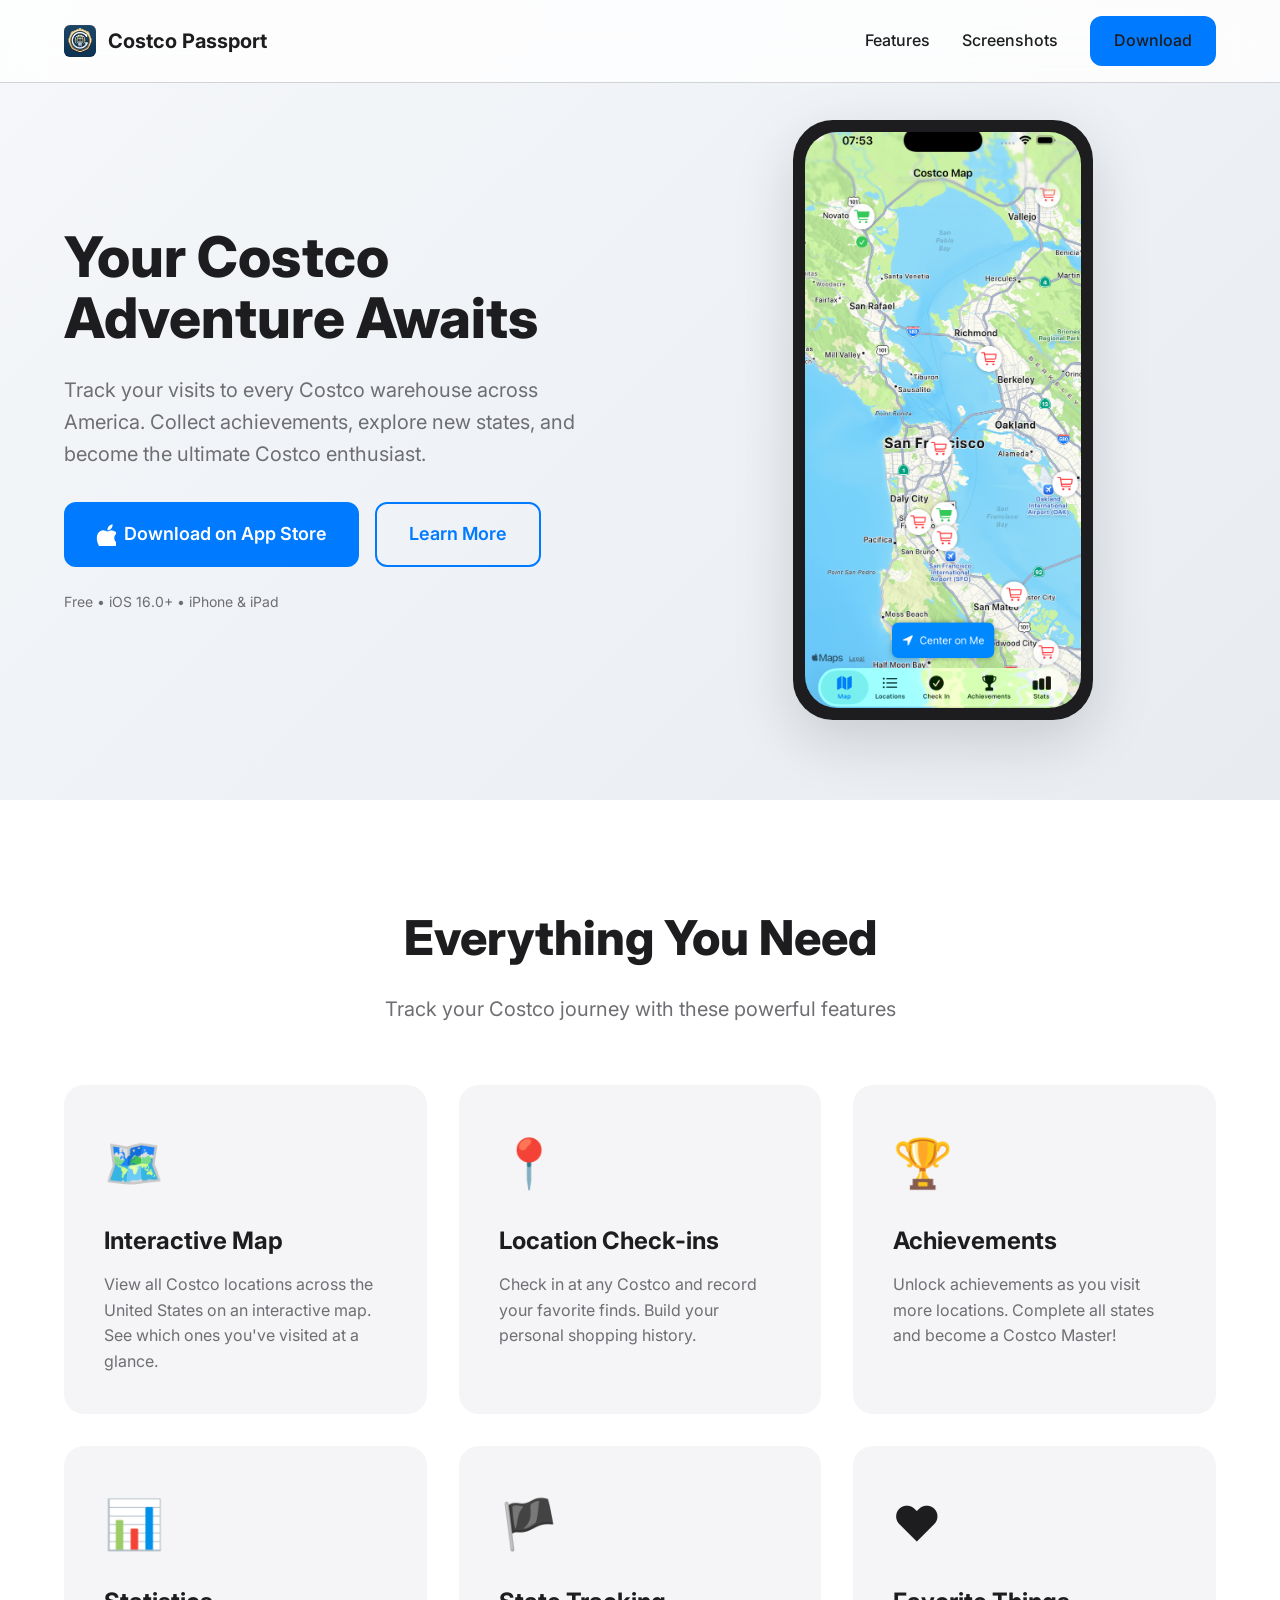
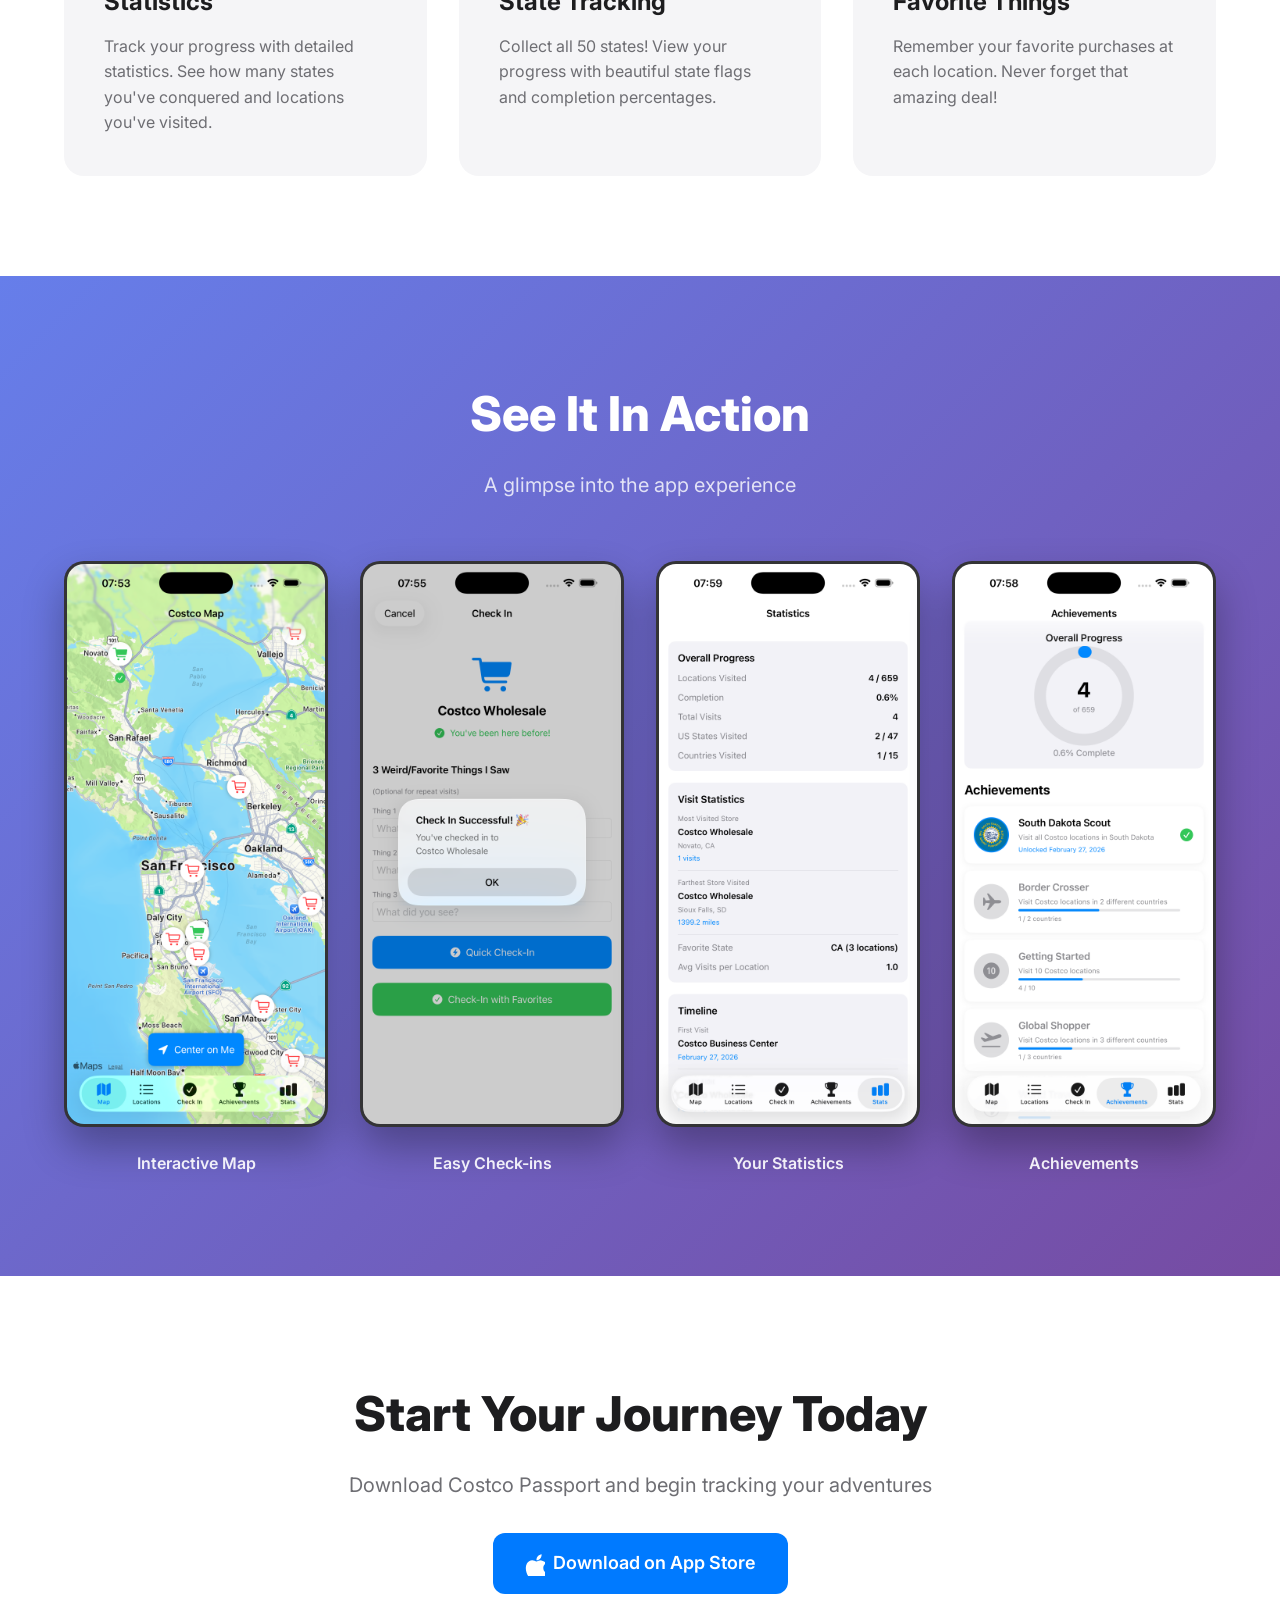
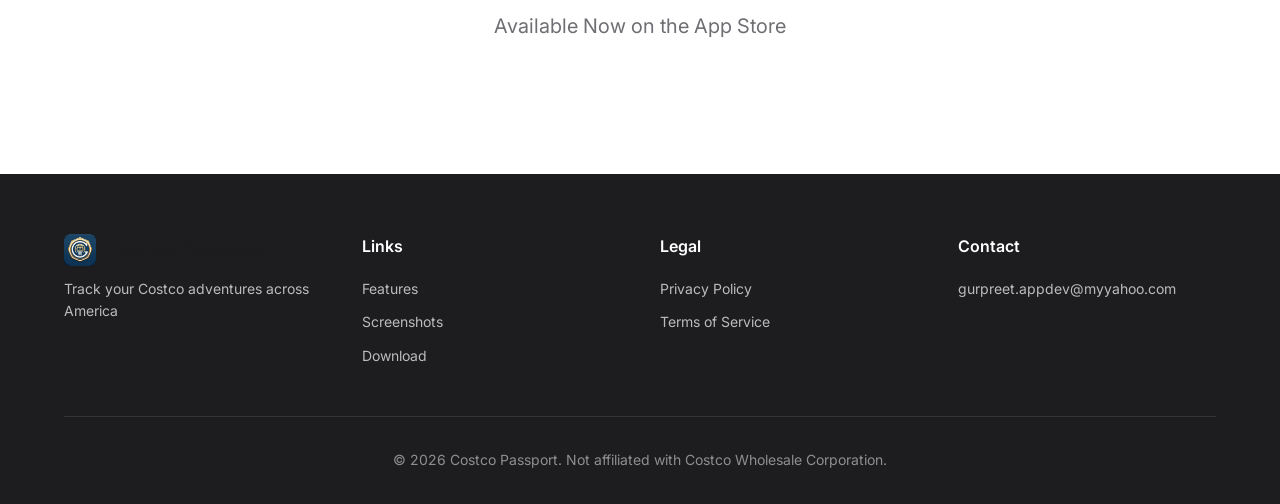
<file: index.html>
<!DOCTYPE html>
<html lang="en">

<head>
    <meta charset="UTF-8">
    <meta name="viewport" content="width=device-width, initial-scale=1.0">
    <title>Costco Passport - Track Your Costco Adventures</title>
    <meta name="description"
        content="Explore every Costco across America! Track your visits, collect achievements, and discover new locations.">
    <link rel="icon" type="image/png" href="favicon.png">
    <link rel="apple-touch-icon" href="app-icon.png">
    <link rel="stylesheet" href="styles.css">
    <link rel="preconnect" href="https://fonts.googleapis.com">
    <link rel="preconnect" href="https://fonts.gstatic.com" crossorigin>
    <link href="https://fonts.googleapis.com/css2?family=Inter:wght@400;600;700;800&display=swap" rel="stylesheet">
</head>

<body>
    <nav class="navbar">
        <div class="container">
            <div class="nav-content">
                <div class="logo">
                    <img src="app-icon.png" alt="Costco Passport" class="logo-icon">
                    <span class="logo-text">Costco Passport</span>
                </div>
                <div class="nav-links">
                    <a href="#features">Features</a>
                    <a href="#screenshots">Screenshots</a>
                    <a href="#download" class="btn-primary">Download</a>
                </div>
            </div>
        </div>
    </nav>

    <section class="hero">
        <div class="container">
            <div class="hero-content">
                <div class="hero-text">
                    <h1>Your Costco Adventure Awaits</h1>
                    <p class="hero-subtitle">Track your visits to every Costco warehouse across America. Collect
                        achievements, explore new states, and become the ultimate Costco enthusiast.</p>
                    <div class="hero-buttons">
                        <a href="https://apps.apple.com/us/app/cpassport/id6757986877" class="btn-primary btn-large">
                            <span class="apple-icon">
                                <svg width="20" height="24" viewBox="0 0 20 24" fill="currentColor">
                                    <path
                                        d="M15.3 6.4c-.9 1.1-2.4 2-3.8 1.9-0.2-1.5.5-3 1.3-4 0.9-1.1 2.5-1.9 3.8-2 0.1 1.5-0.4 3-1.3 4.1zm1.1 1.8c-2.1-0.1-3.9 1.2-4.9 1.2s-2.6-1.1-4.3-1.1c-2.2 0.1-4.2 1.3-5.3 3.3-2.3 4-0.6 9.9 1.6 13.1 1.1 1.6 2.4 3.3 4.1 3.2 1.6-0.1 2.2-1 4.2-1s2.5 1 4.2 1c1.7-0.1 2.9-1.5 4-3.1 1.3-1.8 1.8-3.6 1.8-3.7-0.1 0-3.5-1.3-3.5-5.1-0.1-3.2 2.6-4.7 2.7-4.8-1.5-2.2-3.8-2.5-4.6-2.5z" />
                                </svg>
                            </span>
                            Download on App Store
                        </a>
                        <a href="#features" class="btn-secondary btn-large">Learn More</a>
                    </div>
                    <p class="hero-note">Free • iOS 16.0+ • iPhone & iPad</p>
                </div>
                <div class="hero-image">
                    <div class="phone-mockup">
                        <div class="phone-screen">
                            <img src="screenshots/map-view.png" alt="Costco Passport Map View"
                                class="screenshot-preview">
                        </div>
                    </div>
                </div>
            </div>
        </div>
    </section>

    <section id="features" class="features">
        <div class="container">
            <h2 class="section-title">Everything You Need</h2>
            <p class="section-subtitle">Track your Costco journey with these powerful features</p>

            <div class="features-grid">
                <div class="feature-card">
                    <div class="feature-icon">🗺️</div>
                    <h3>Interactive Map</h3>
                    <p>View all Costco locations across the United States on an interactive map. See which ones you've
                        visited at a glance.</p>
                </div>

                <div class="feature-card">
                    <div class="feature-icon">📍</div>
                    <h3>Location Check-ins</h3>
                    <p>Check in at any Costco and record your favorite finds. Build your personal shopping history.</p>
                </div>

                <div class="feature-card">
                    <div class="feature-icon">🏆</div>
                    <h3>Achievements</h3>
                    <p>Unlock achievements as you visit more locations. Complete all states and become a Costco Master!
                    </p>
                </div>

                <div class="feature-card">
                    <div class="feature-icon">📊</div>
                    <h3>Statistics</h3>
                    <p>Track your progress with detailed statistics. See how many states you've conquered and locations
                        you've visited.</p>
                </div>

                <div class="feature-card">
                    <div class="feature-icon">🏴</div>
                    <h3>State Tracking</h3>
                    <p>Collect all 50 states! View your progress with beautiful state flags and completion percentages.
                    </p>
                </div>

                <div class="feature-card">
                    <div class="feature-icon">❤️</div>
                    <h3>Favorite Things</h3>
                    <p>Remember your favorite purchases at each location. Never forget that amazing deal!</p>
                </div>
            </div>
        </div>
    </section>

    <section id="screenshots" class="screenshots">
        <div class="container">
            <h2 class="section-title">See It In Action</h2>
            <p class="section-subtitle">A glimpse into the app experience</p>

            <div class="screenshots-grid">
                <div class="screenshot-item">
                    <img src="screenshots/map-view.png" alt="Map View" class="screenshot-img">
                    <p class="screenshot-caption">Interactive Map</p>
                </div>
                <div class="screenshot-item">
                    <img src="screenshots/check-in.png" alt="Check-in View" class="screenshot-img">
                    <p class="screenshot-caption">Easy Check-ins</p>
                </div>
                <div class="screenshot-item">
                    <img src="screenshots/statistics.png" alt="Statistics" class="screenshot-img">
                    <p class="screenshot-caption">Your Statistics</p>
                </div>
                <div class="screenshot-item">
                    <img src="screenshots/achievements.png" alt="Achievements" class="screenshot-img">
                    <p class="screenshot-caption">Achievements</p>
                </div>
            </div>
        </div>
    </section>

    <section id="download" class="download">
        <div class="container">
            <div class="download-content">
                <h2>Start Your Journey Today</h2>
                <p>Download Costco Passport and begin tracking your adventures</p>
                <a href="https://apps.apple.com/us/app/cpassport/id6757986877" class="btn-primary btn-large">
                    <span class="apple-icon">
                        <svg width="20" height="24" viewBox="0 0 20 24" fill="currentColor">
                            <path
                                d="M15.3 6.4c-.9 1.1-2.4 2-3.8 1.9-0.2-1.5.5-3 1.3-4 0.9-1.1 2.5-1.9 3.8-2 0.1 1.5-0.4 3-1.3 4.1zm1.1 1.8c-2.1-0.1-3.9 1.2-4.9 1.2s-2.6-1.1-4.3-1.1c-2.2 0.1-4.2 1.3-5.3 3.3-2.3 4-0.6 9.9 1.6 13.1 1.1 1.6 2.4 3.3 4.1 3.2 1.6-0.1 2.2-1 4.2-1s2.5 1 4.2 1c1.7-0.1 2.9-1.5 4-3.1 1.3-1.8 1.8-3.6 1.8-3.7-0.1 0-3.5-1.3-3.5-5.1-0.1-3.2 2.6-4.7 2.7-4.8-1.5-2.2-3.8-2.5-4.6-2.5z" />
                        </svg>
                    </span>
                    Download on App Store
                </a>
                <p class="download-note">Available Now on the App Store</p>
            </div>
        </div>
    </section>

    <footer class="footer">
        <div class="container">
            <div class="footer-content">
                <div class="footer-section">
                    <div class="logo">
                        <img src="app-icon.png" alt="Costco Passport" class="logo-icon">
                        <span class="logo-text">Costco Passport</span>
                    </div>
                    <p class="footer-description">Track your Costco adventures across America</p>
                </div>
                <div class="footer-section">
                    <h4>Links</h4>
                    <ul class="footer-links">
                        <li><a href="#features">Features</a></li>
                        <li><a href="#screenshots">Screenshots</a></li>
                        <li><a href="#download">Download</a></li>
                    </ul>
                </div>
                <div class="footer-section">
                    <h4>Legal</h4>
                    <ul class="footer-links">
                        <li><a href="privacy.html">Privacy Policy</a></li>
                        <li><a href="terms.html">Terms of Service</a></li>
                    </ul>
                </div>
                <div class="footer-section">
                    <h4>Contact</h4>
                    <ul class="footer-links">
                        <li><a href="mailto:gurpreet.appdev@myyahoo.com">gurpreet.appdev@myyahoo.com</a></li>
                    </ul>
                </div>
            </div>
            <div class="footer-bottom">
                <p>&copy; 2026 Costco Passport. Not affiliated with Costco Wholesale Corporation.</p>
            </div>
        </div>
    </footer>

    <script src="script.js"></script>
</body>

</html>
</file>
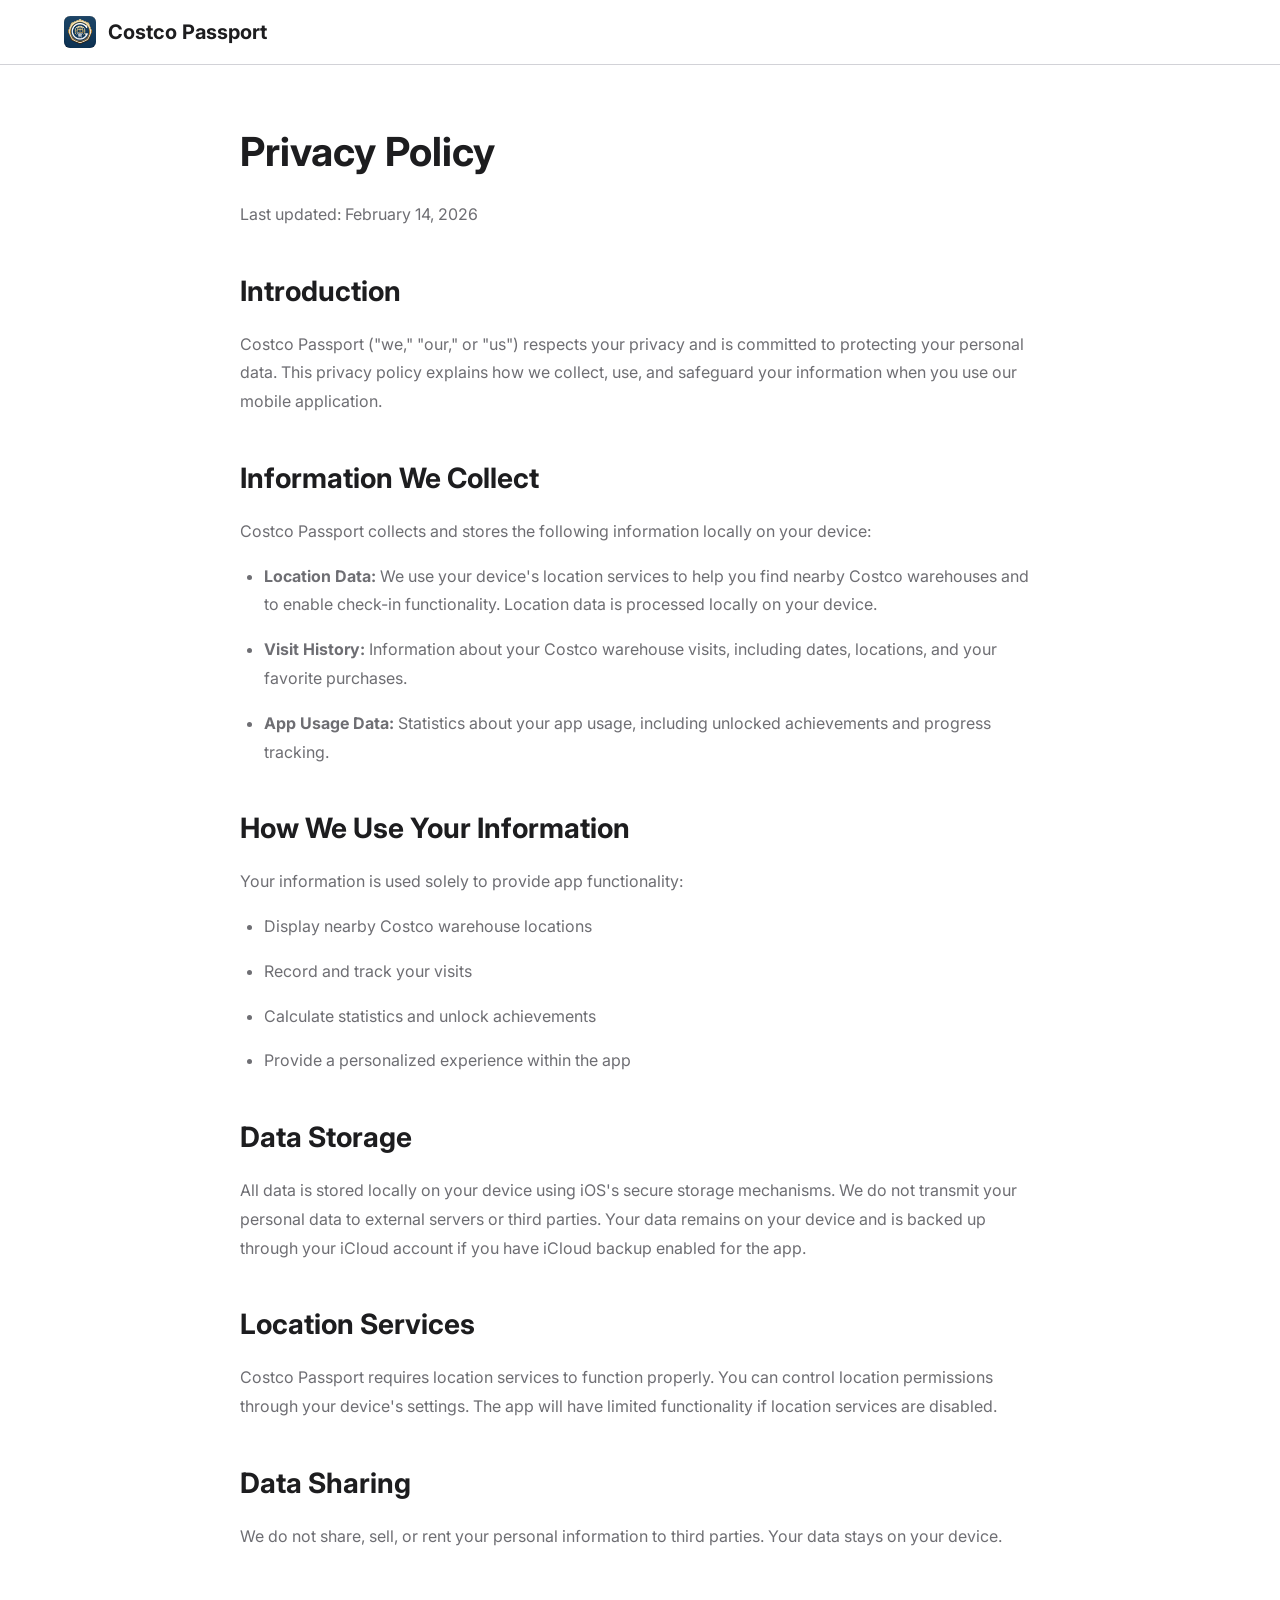
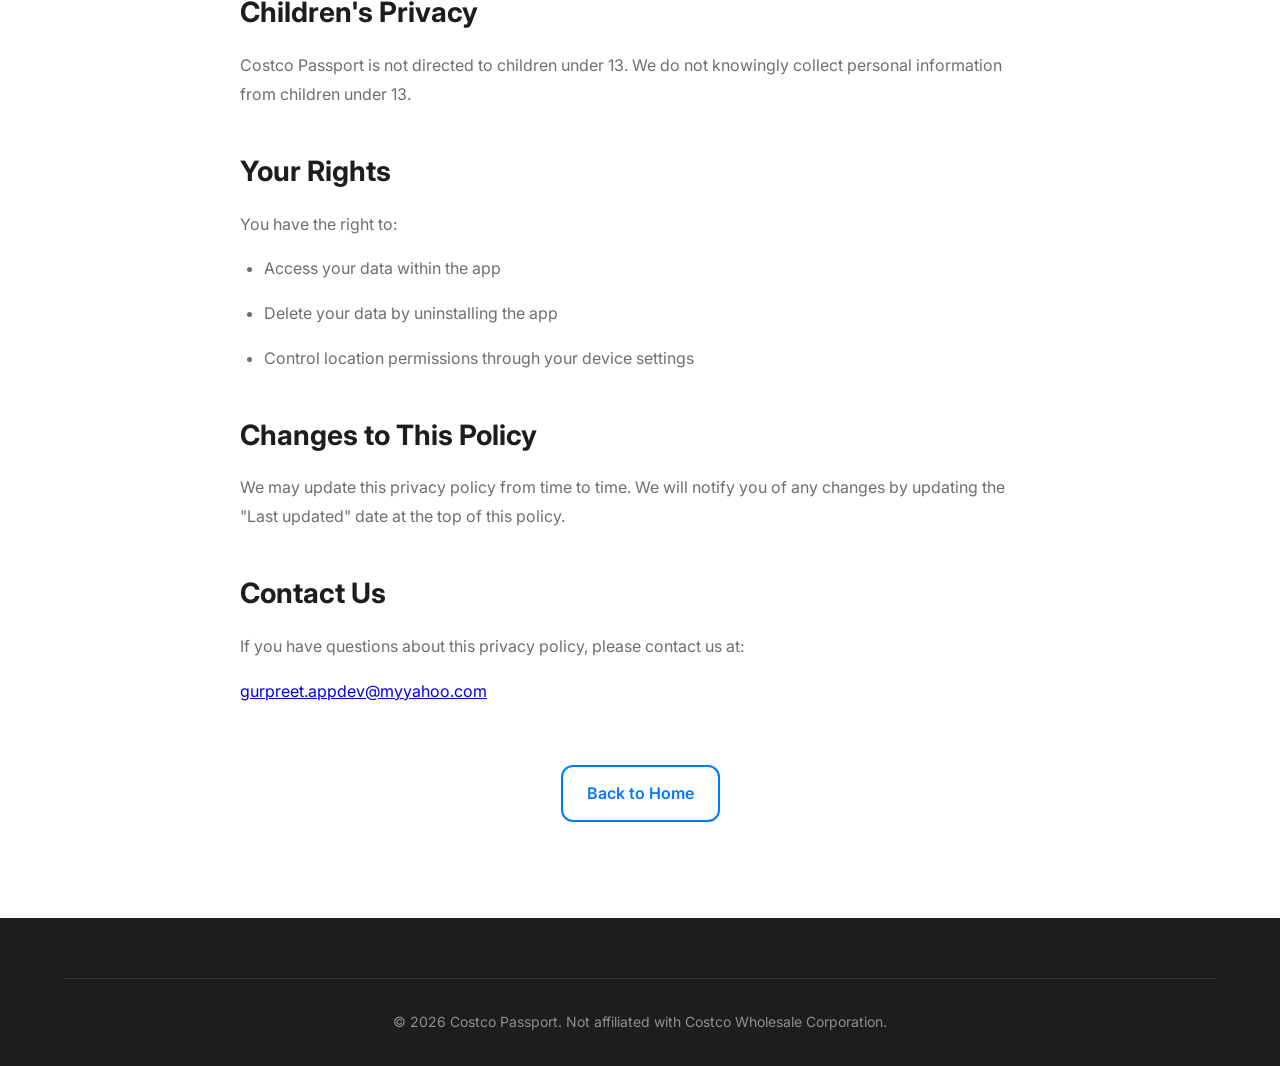
<file: privacy.html>
<!DOCTYPE html>
<html lang="en">

<head>
    <meta charset="UTF-8">
    <meta name="viewport" content="width=device-width, initial-scale=1.0">
    <title>Privacy Policy - Costco Passport</title>
    <link rel="icon" type="image/png" href="favicon.png">
    <link rel="apple-touch-icon" href="app-icon.png">
    <link rel="stylesheet" href="styles.css">
    <link href="https://fonts.googleapis.com/css2?family=Inter:wght@400;600;700;800&display=swap" rel="stylesheet">
    <style>
        .legal-page {
            padding: 120px 0 80px;
            max-width: 800px;
            margin: 0 auto;
        }

        .legal-page h1 {
            font-size: 40px;
            margin-bottom: 16px;
        }

        .legal-page .date {
            color: var(--text-secondary);
            margin-bottom: 40px;
        }

        .legal-page h2 {
            font-size: 28px;
            margin-top: 40px;
            margin-bottom: 16px;
        }

        .legal-page p,
        .legal-page li {
            color: var(--text-secondary);
            margin-bottom: 16px;
            line-height: 1.8;
        }

        .legal-page ul {
            margin-left: 24px;
            margin-bottom: 16px;
        }
    </style>
</head>

<body>
    <nav class="navbar">
        <div class="container">
            <div class="nav-content">
                <a href="index.html" class="logo">
                    <img src="app-icon.png" alt="Costco Passport" class="logo-icon">
                    <span class="logo-text">Costco Passport</span>
                </a>
            </div>
        </div>
    </nav>

    <div class="container legal-page">
        <h1>Privacy Policy</h1>
        <p class="date">Last updated: February 14, 2026</p>

        <h2>Introduction</h2>
        <p>Costco Passport ("we," "our," or "us") respects your privacy and is committed to protecting your personal
            data. This privacy policy explains how we collect, use, and safeguard your information when you use our
            mobile application.</p>

        <h2>Information We Collect</h2>
        <p>Costco Passport collects and stores the following information locally on your device:</p>
        <ul>
            <li><strong>Location Data:</strong> We use your device's location services to help you find nearby Costco
                warehouses and to enable check-in functionality. Location data is processed locally on your device.</li>
            <li><strong>Visit History:</strong> Information about your Costco warehouse visits, including dates,
                locations, and your favorite purchases.</li>
            <li><strong>App Usage Data:</strong> Statistics about your app usage, including unlocked achievements and
                progress tracking.</li>
        </ul>

        <h2>How We Use Your Information</h2>
        <p>Your information is used solely to provide app functionality:</p>
        <ul>
            <li>Display nearby Costco warehouse locations</li>
            <li>Record and track your visits</li>
            <li>Calculate statistics and unlock achievements</li>
            <li>Provide a personalized experience within the app</li>
        </ul>

        <h2>Data Storage</h2>
        <p>All data is stored locally on your device using iOS's secure storage mechanisms. We do not transmit your
            personal data to external servers or third parties. Your data remains on your device and is backed up
            through your iCloud account if you have iCloud backup enabled for the app.</p>

        <h2>Location Services</h2>
        <p>Costco Passport requires location services to function properly. You can control location permissions through
            your device's settings. The app will have limited functionality if location services are disabled.</p>

        <h2>Data Sharing</h2>
        <p>We do not share, sell, or rent your personal information to third parties. Your data stays on your device.
        </p>

        <h2>Children's Privacy</h2>
        <p>Costco Passport is not directed to children under 13. We do not knowingly collect personal information from
            children under 13.</p>

        <h2>Your Rights</h2>
        <p>You have the right to:</p>
        <ul>
            <li>Access your data within the app</li>
            <li>Delete your data by uninstalling the app</li>
            <li>Control location permissions through your device settings</li>
        </ul>

        <h2>Changes to This Policy</h2>
        <p>We may update this privacy policy from time to time. We will notify you of any changes by updating the "Last
            updated" date at the top of this policy.</p>

        <h2>Contact Us</h2>
        <p>If you have questions about this privacy policy, please contact us at:</p>
        <p><a href="mailto:gurpreet.appdev@myyahoo.com">gurpreet.appdev@myyahoo.com</a></p>

        <p style="margin-top: 60px; text-align: center;">
            <a href="index.html" class="btn-secondary">Back to Home</a>
        </p>
    </div>

    <footer class="footer">
        <div class="container">
            <div class="footer-bottom">
                <p>&copy; 2026 Costco Passport. Not affiliated with Costco Wholesale Corporation.</p>
            </div>
        </div>
    </footer>
</body>

</html>
</file>
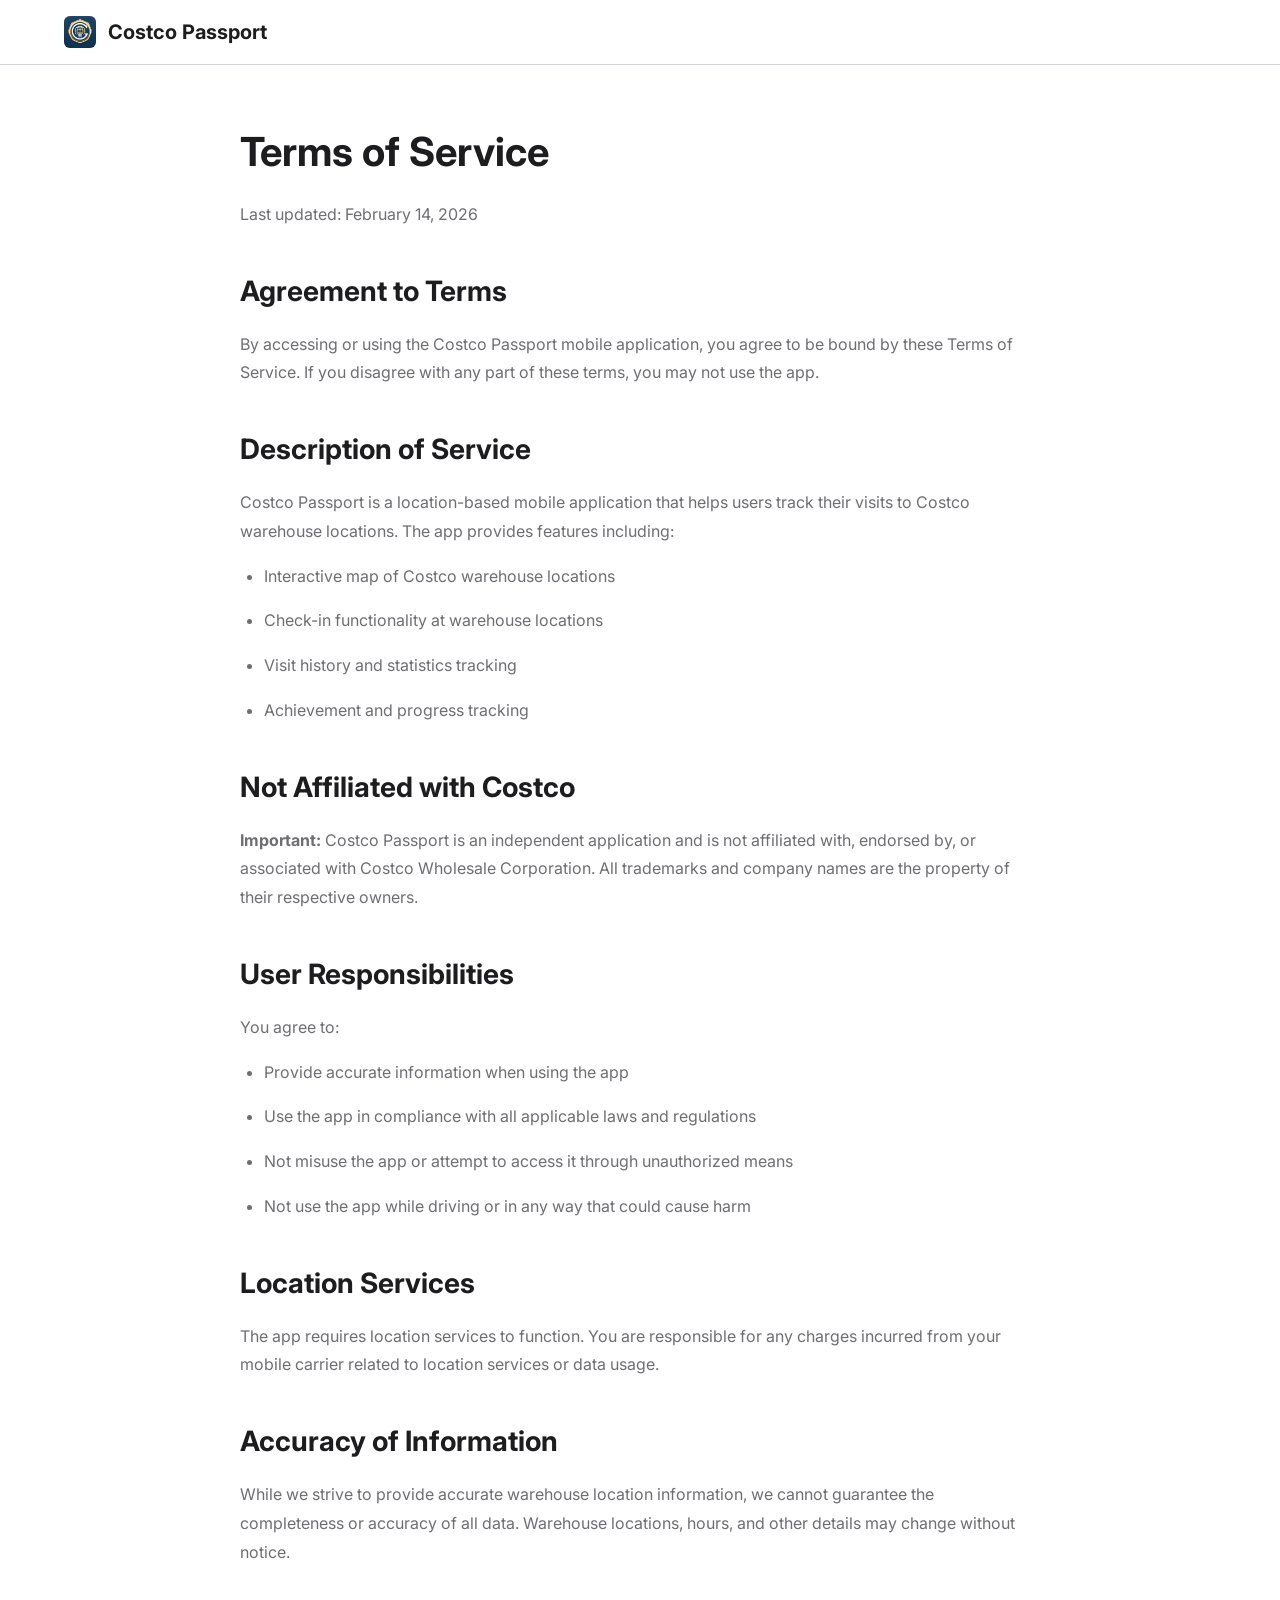
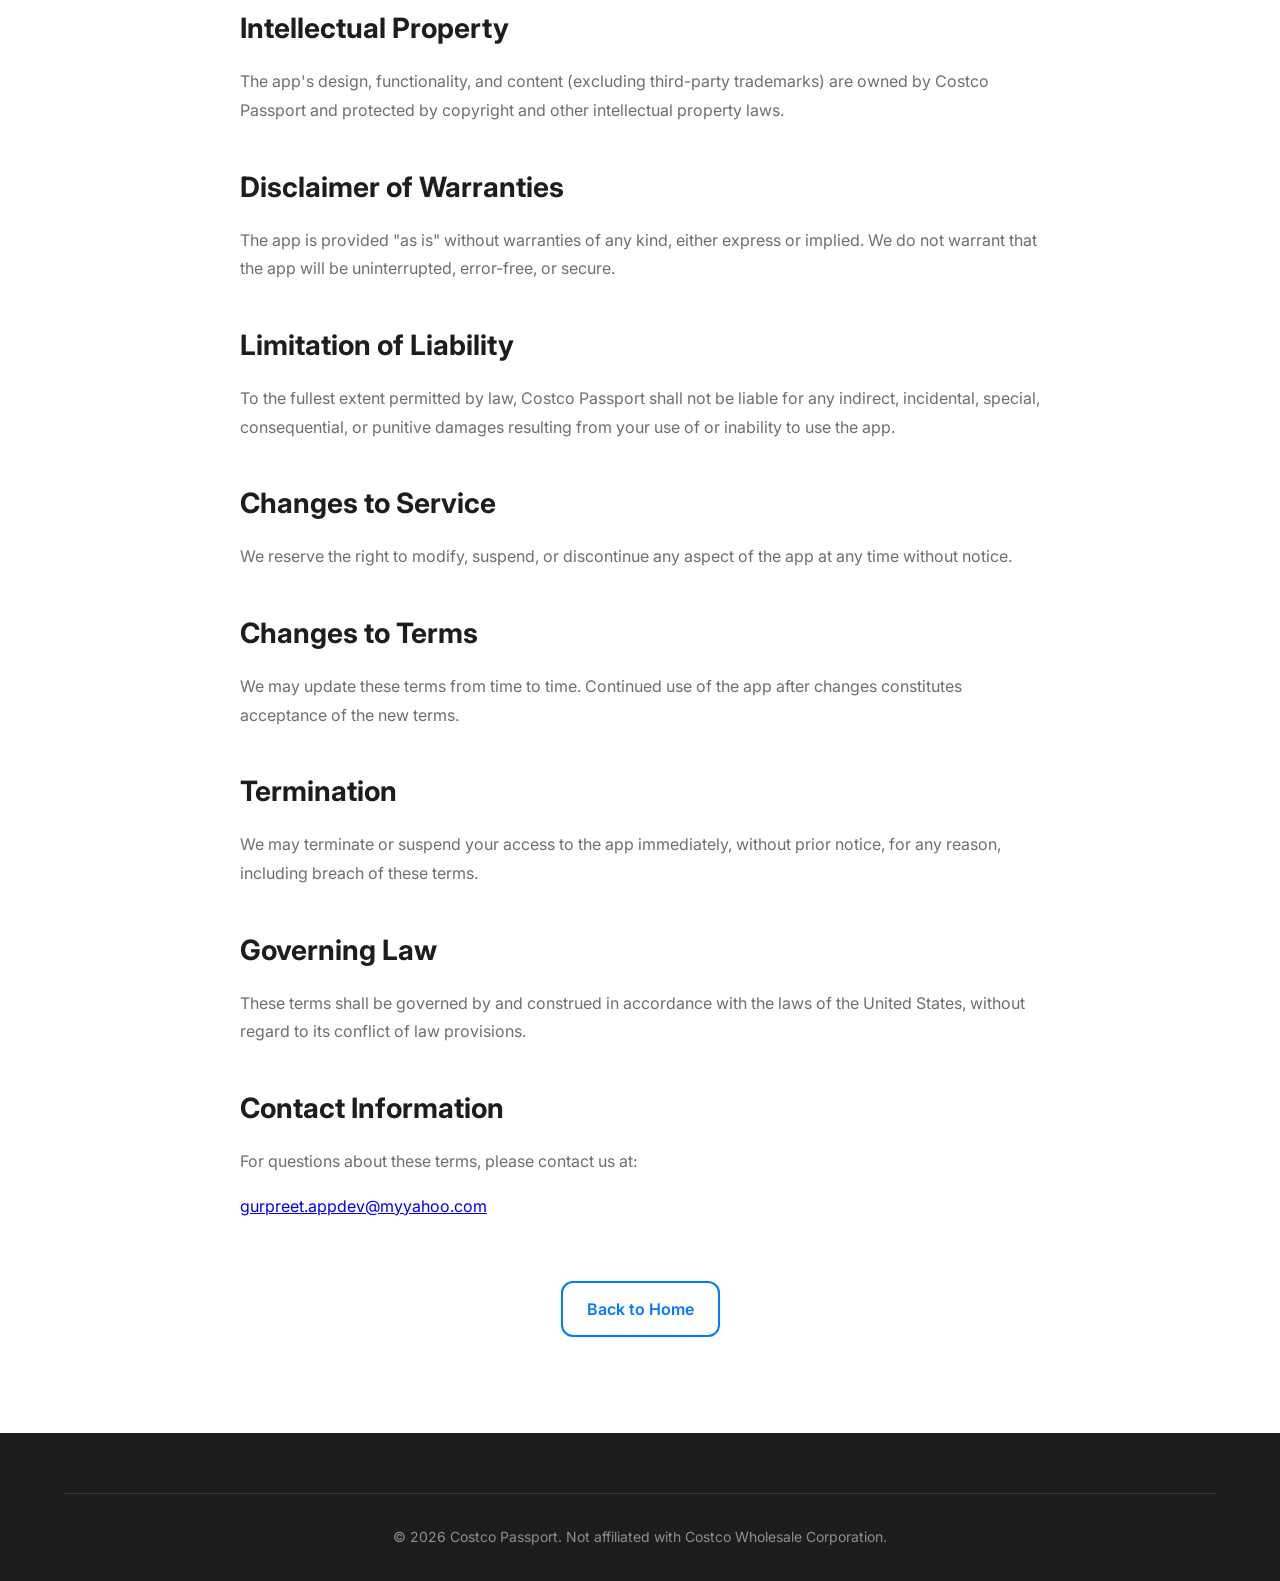
<file: terms.html>
<!DOCTYPE html>
<html lang="en">

<head>
    <meta charset="UTF-8">
    <meta name="viewport" content="width=device-width, initial-scale=1.0">
    <title>Terms of Service - Costco Passport</title>
    <link rel="icon" type="image/png" href="favicon.png">
    <link rel="apple-touch-icon" href="app-icon.png">
    <link rel="stylesheet" href="styles.css">
    <link href="https://fonts.googleapis.com/css2?family=Inter:wght@400;600;700;800&display=swap" rel="stylesheet">
    <style>
        .legal-page {
            padding: 120px 0 80px;
            max-width: 800px;
            margin: 0 auto;
        }

        .legal-page h1 {
            font-size: 40px;
            margin-bottom: 16px;
        }

        .legal-page .date {
            color: var(--text-secondary);
            margin-bottom: 40px;
        }

        .legal-page h2 {
            font-size: 28px;
            margin-top: 40px;
            margin-bottom: 16px;
        }

        .legal-page p,
        .legal-page li {
            color: var(--text-secondary);
            margin-bottom: 16px;
            line-height: 1.8;
        }

        .legal-page ul {
            margin-left: 24px;
            margin-bottom: 16px;
        }
    </style>
</head>

<body>
    <nav class="navbar">
        <div class="container">
            <div class="nav-content">
                <a href="index.html" class="logo">
                    <img src="app-icon.png" alt="Costco Passport" class="logo-icon">
                    <span class="logo-text">Costco Passport</span>
                </a>
            </div>
        </div>
    </nav>

    <div class="container legal-page">
        <h1>Terms of Service</h1>
        <p class="date">Last updated: February 14, 2026</p>

        <h2>Agreement to Terms</h2>
        <p>By accessing or using the Costco Passport mobile application, you agree to be bound by these Terms of
            Service. If you disagree with any part of these terms, you may not use the app.</p>

        <h2>Description of Service</h2>
        <p>Costco Passport is a location-based mobile application that helps users track their visits to Costco
            warehouse locations. The app provides features including:</p>
        <ul>
            <li>Interactive map of Costco warehouse locations</li>
            <li>Check-in functionality at warehouse locations</li>
            <li>Visit history and statistics tracking</li>
            <li>Achievement and progress tracking</li>
        </ul>

        <h2>Not Affiliated with Costco</h2>
        <p><strong>Important:</strong> Costco Passport is an independent application and is not affiliated with,
            endorsed by, or associated with Costco Wholesale Corporation. All trademarks and company names are the
            property of their respective owners.</p>

        <h2>User Responsibilities</h2>
        <p>You agree to:</p>
        <ul>
            <li>Provide accurate information when using the app</li>
            <li>Use the app in compliance with all applicable laws and regulations</li>
            <li>Not misuse the app or attempt to access it through unauthorized means</li>
            <li>Not use the app while driving or in any way that could cause harm</li>
        </ul>

        <h2>Location Services</h2>
        <p>The app requires location services to function. You are responsible for any charges incurred from your mobile
            carrier related to location services or data usage.</p>

        <h2>Accuracy of Information</h2>
        <p>While we strive to provide accurate warehouse location information, we cannot guarantee the completeness or
            accuracy of all data. Warehouse locations, hours, and other details may change without notice.</p>

        <h2>Intellectual Property</h2>
        <p>The app's design, functionality, and content (excluding third-party trademarks) are owned by Costco Passport
            and protected by copyright and other intellectual property laws.</p>

        <h2>Disclaimer of Warranties</h2>
        <p>The app is provided "as is" without warranties of any kind, either express or implied. We do not warrant that
            the app will be uninterrupted, error-free, or secure.</p>

        <h2>Limitation of Liability</h2>
        <p>To the fullest extent permitted by law, Costco Passport shall not be liable for any indirect, incidental,
            special, consequential, or punitive damages resulting from your use of or inability to use the app.</p>

        <h2>Changes to Service</h2>
        <p>We reserve the right to modify, suspend, or discontinue any aspect of the app at any time without notice.</p>

        <h2>Changes to Terms</h2>
        <p>We may update these terms from time to time. Continued use of the app after changes constitutes acceptance of
            the new terms.</p>

        <h2>Termination</h2>
        <p>We may terminate or suspend your access to the app immediately, without prior notice, for any reason,
            including breach of these terms.</p>

        <h2>Governing Law</h2>
        <p>These terms shall be governed by and construed in accordance with the laws of the United States, without
            regard to its conflict of law provisions.</p>

        <h2>Contact Information</h2>
        <p>For questions about these terms, please contact us at:</p>
        <p><a href="mailto:gurpreet.appdev@myyahoo.com">gurpreet.appdev@myyahoo.com</a></p>

        <p style="margin-top: 60px; text-align: center;">
            <a href="index.html" class="btn-secondary">Back to Home</a>
        </p>
    </div>

    <footer class="footer">
        <div class="container">
            <div class="footer-bottom">
                <p>&copy; 2026 Costco Passport. Not affiliated with Costco Wholesale Corporation.</p>
            </div>
        </div>
    </footer>
</body>

</html>
</file>
<file: styles.css>
* {
    margin: 0;
    padding: 0;
    box-sizing: border-box;
}

:root {
    --primary-color: #007AFF;
    --primary-dark: #0051D5;
    --secondary-color: #5856D6;
    --text-primary: #1d1d1f;
    --text-secondary: #6e6e73;
    --background: #ffffff;
    --surface: #f5f5f7;
    --border: #d2d2d7;
    --success: #34C759;
    --shadow: rgba(0, 0, 0, 0.1);
    --shadow-heavy: rgba(0, 0, 0, 0.15);
}

body {
    font-family: 'Inter', -apple-system, BlinkMacSystemFont, 'Segoe UI', Roboto, sans-serif;
    color: var(--text-primary);
    background: var(--background);
    line-height: 1.6;
    overflow-x: hidden;
}

.container {
    max-width: 1200px;
    margin: 0 auto;
    padding: 0 24px;
}

/* Navigation */
.navbar {
    position: fixed;
    top: 0;
    width: 100%;
    background: rgba(255, 255, 255, 0.8);
    backdrop-filter: blur(20px);
    -webkit-backdrop-filter: blur(20px);
    border-bottom: 1px solid var(--border);
    z-index: 1000;
    transition: all 0.3s ease;
}

.navbar.scrolled {
    background: rgba(255, 255, 255, 0.95);
    box-shadow: 0 2px 8px var(--shadow);
}

.nav-content {
    display: flex;
    justify-content: space-between;
    align-items: center;
    padding: 16px 0;
}

.logo {
    display: flex;
    align-items: center;
    gap: 12px;
    font-weight: 700;
    font-size: 20px;
    color: var(--text-primary);
    text-decoration: none;
}

.logo-icon {
    width: 32px;
    height: 32px;
    border-radius: 6px;
    object-fit: cover;
}

.nav-links {
    display: flex;
    gap: 32px;
    align-items: center;
}

.nav-links a {
    color: var(--text-primary);
    text-decoration: none;
    font-weight: 500;
    transition: all 0.3s ease;
}

.nav-links a:hover {
    color: var(--primary-color);
}

/* Buttons */
.btn-primary,
.btn-secondary {
    display: inline-flex;
    align-items: center;
    gap: 8px;
    padding: 12px 24px;
    border-radius: 12px;
    font-weight: 600;
    text-decoration: none;
    transition: all 0.3s ease;
    border: none;
    cursor: pointer;
    font-size: 16px;
}

.btn-primary {
    background: var(--primary-color);
    color: white;
}

.btn-primary:hover {
    background: var(--primary-dark);
    transform: translateY(-2px);
    box-shadow: 0 8px 16px var(--shadow);
}

.btn-secondary {
    background: transparent;
    color: var(--primary-color);
    border: 2px solid var(--primary-color);
}

.btn-secondary:hover {
    background: var(--primary-color);
    color: white;
}

.btn-large {
    padding: 16px 32px;
    font-size: 18px;
}

.apple-icon {
    display: flex;
    align-items: center;
}

/* Hero Section */
.hero {
    padding: 120px 0 80px;
    background: linear-gradient(135deg, #f5f7fa 0%, #e8ecf1 100%);
}

.hero-content {
    display: grid;
    grid-template-columns: 1fr 1fr;
    gap: 60px;
    align-items: center;
}

.hero-text h1 {
    font-size: 56px;
    font-weight: 800;
    line-height: 1.1;
    margin-bottom: 24px;
    color: var(--text-primary);
}

.hero-subtitle {
    font-size: 20px;
    color: var(--text-secondary);
    margin-bottom: 32px;
    line-height: 1.6;
}

.hero-buttons {
    display: flex;
    gap: 16px;
    margin-bottom: 24px;
}

.hero-note {
    font-size: 14px;
    color: var(--text-secondary);
}

/* Phone Mockup */
.hero-image {
    display: flex;
    justify-content: center;
    align-items: center;
}

.phone-mockup {
    position: relative;
    width: 300px;
    height: 600px;
    background: #1d1d1f;
    border-radius: 40px;
    padding: 12px;
    box-shadow: 0 20px 60px var(--shadow-heavy);
}

.phone-screen {
    width: 100%;
    height: 100%;
    border-radius: 32px;
    overflow: hidden;
    background: white;
}

.screenshot-preview {
    width: 100%;
    height: 100%;
    object-fit: cover;
}

/* Features Section */
.features {
    padding: 100px 0;
    background: white;
}

.section-title {
    font-size: 48px;
    font-weight: 800;
    text-align: center;
    margin-bottom: 16px;
}

.section-subtitle {
    font-size: 20px;
    color: var(--text-secondary);
    text-align: center;
    margin-bottom: 60px;
}

.features-grid {
    display: grid;
    grid-template-columns: repeat(auto-fit, minmax(320px, 1fr));
    gap: 32px;
}

.feature-card {
    padding: 40px;
    background: var(--surface);
    border-radius: 20px;
    transition: all 0.3s ease;
}

.feature-card:hover {
    transform: translateY(-8px);
    box-shadow: 0 12px 24px var(--shadow);
}

.feature-icon {
    font-size: 48px;
    margin-bottom: 20px;
}

.feature-card h3 {
    font-size: 24px;
    font-weight: 700;
    margin-bottom: 12px;
}

.feature-card p {
    color: var(--text-secondary);
    line-height: 1.6;
}

/* Screenshots Section */
.screenshots {
    padding: 100px 0;
    background: linear-gradient(135deg, #667eea 0%, #764ba2 100%);
    color: white;
}

.screenshots .section-title {
    color: white;
}

.screenshots .section-subtitle {
    color: rgba(255, 255, 255, 0.8);
}

.screenshots-grid {
    display: grid;
    grid-template-columns: repeat(auto-fit, minmax(240px, 1fr));
    gap: 32px;
}

.screenshot-item {
    text-align: center;
}

.screenshot-img {
    width: 100%;
    max-width: 280px;
    height: auto;
    border-radius: 20px;
    box-shadow: 0 20px 40px rgba(0, 0, 0, 0.3);
    border: 3px solid rgba(255, 255, 255, 0.1);
    margin-bottom: 16px;
    background: #1d1d1f;
}

.screenshot-caption {
    font-size: 16px;
    font-weight: 600;
    color: rgba(255, 255, 255, 0.9);
}

/* Download Section */
.download {
    padding: 100px 0;
    background: var(--background);
    text-align: center;
}

.download-content h2 {
    font-size: 48px;
    font-weight: 800;
    margin-bottom: 16px;
}

.download-content p {
    font-size: 20px;
    color: var(--text-secondary);
    margin-bottom: 32px;
}

.download-note {
    margin-top: 16px;
    font-size: 14px;
    color: var(--text-secondary);
}

/* Footer */
.footer {
    padding: 60px 0 32px;
    background: var(--text-primary);
    color: white;
}

.footer-content {
    display: grid;
    grid-template-columns: repeat(auto-fit, minmax(200px, 1fr));
    gap: 40px;
    margin-bottom: 40px;
}

.footer-section h4 {
    font-size: 16px;
    font-weight: 600;
    margin-bottom: 16px;
}

.footer-description {
    color: rgba(255, 255, 255, 0.7);
    font-size: 14px;
    margin-top: 12px;
}

.footer-links {
    list-style: none;
}

.footer-links li {
    margin-bottom: 8px;
}

.footer-links a {
    color: rgba(255, 255, 255, 0.7);
    text-decoration: none;
    font-size: 14px;
    transition: color 0.3s ease;
}

.footer-links a:hover {
    color: white;
}

.footer-bottom {
    padding-top: 32px;
    border-top: 1px solid rgba(255, 255, 255, 0.1);
    text-align: center;
}

.footer-bottom p {
    color: rgba(255, 255, 255, 0.5);
    font-size: 14px;
}

/* Responsive Design */
@media (max-width: 768px) {
    .nav-links {
        gap: 16px;
    }

    .nav-links a:not(.btn-primary) {
        display: none;
    }

    .hero {
        padding: 100px 0 60px;
    }

    .hero-content {
        grid-template-columns: 1fr;
        gap: 40px;
    }

    .hero-text h1 {
        font-size: 40px;
    }

    .hero-subtitle {
        font-size: 18px;
    }

    .hero-buttons {
        flex-direction: column;
    }

    .phone-mockup {
        width: 250px;
        height: 500px;
    }

    .section-title {
        font-size: 36px;
    }

    .section-subtitle {
        font-size: 18px;
    }

    .features-grid {
        grid-template-columns: 1fr;
    }

    .screenshots-grid {
        grid-template-columns: 1fr;
    }

    .footer-content {
        grid-template-columns: 1fr;
        gap: 32px;
    }
}

/* Animations */
@keyframes fadeInUp {
    from {
        opacity: 0;
        transform: translateY(30px);
    }

    to {
        opacity: 1;
        transform: translateY(0);
    }
}

.hero-content>* {
    animation: fadeInUp 0.6s ease-out;
}

.feature-card {
    animation: fadeInUp 0.6s ease-out;
    animation-fill-mode: both;
}

.feature-card:nth-child(1) {
    animation-delay: 0.1s;
}

.feature-card:nth-child(2) {
    animation-delay: 0.2s;
}

.feature-card:nth-child(3) {
    animation-delay: 0.3s;
}

.feature-card:nth-child(4) {
    animation-delay: 0.4s;
}

.feature-card:nth-child(5) {
    animation-delay: 0.5s;
}

.feature-card:nth-child(6) {
    animation-delay: 0.6s;
}
</file>
